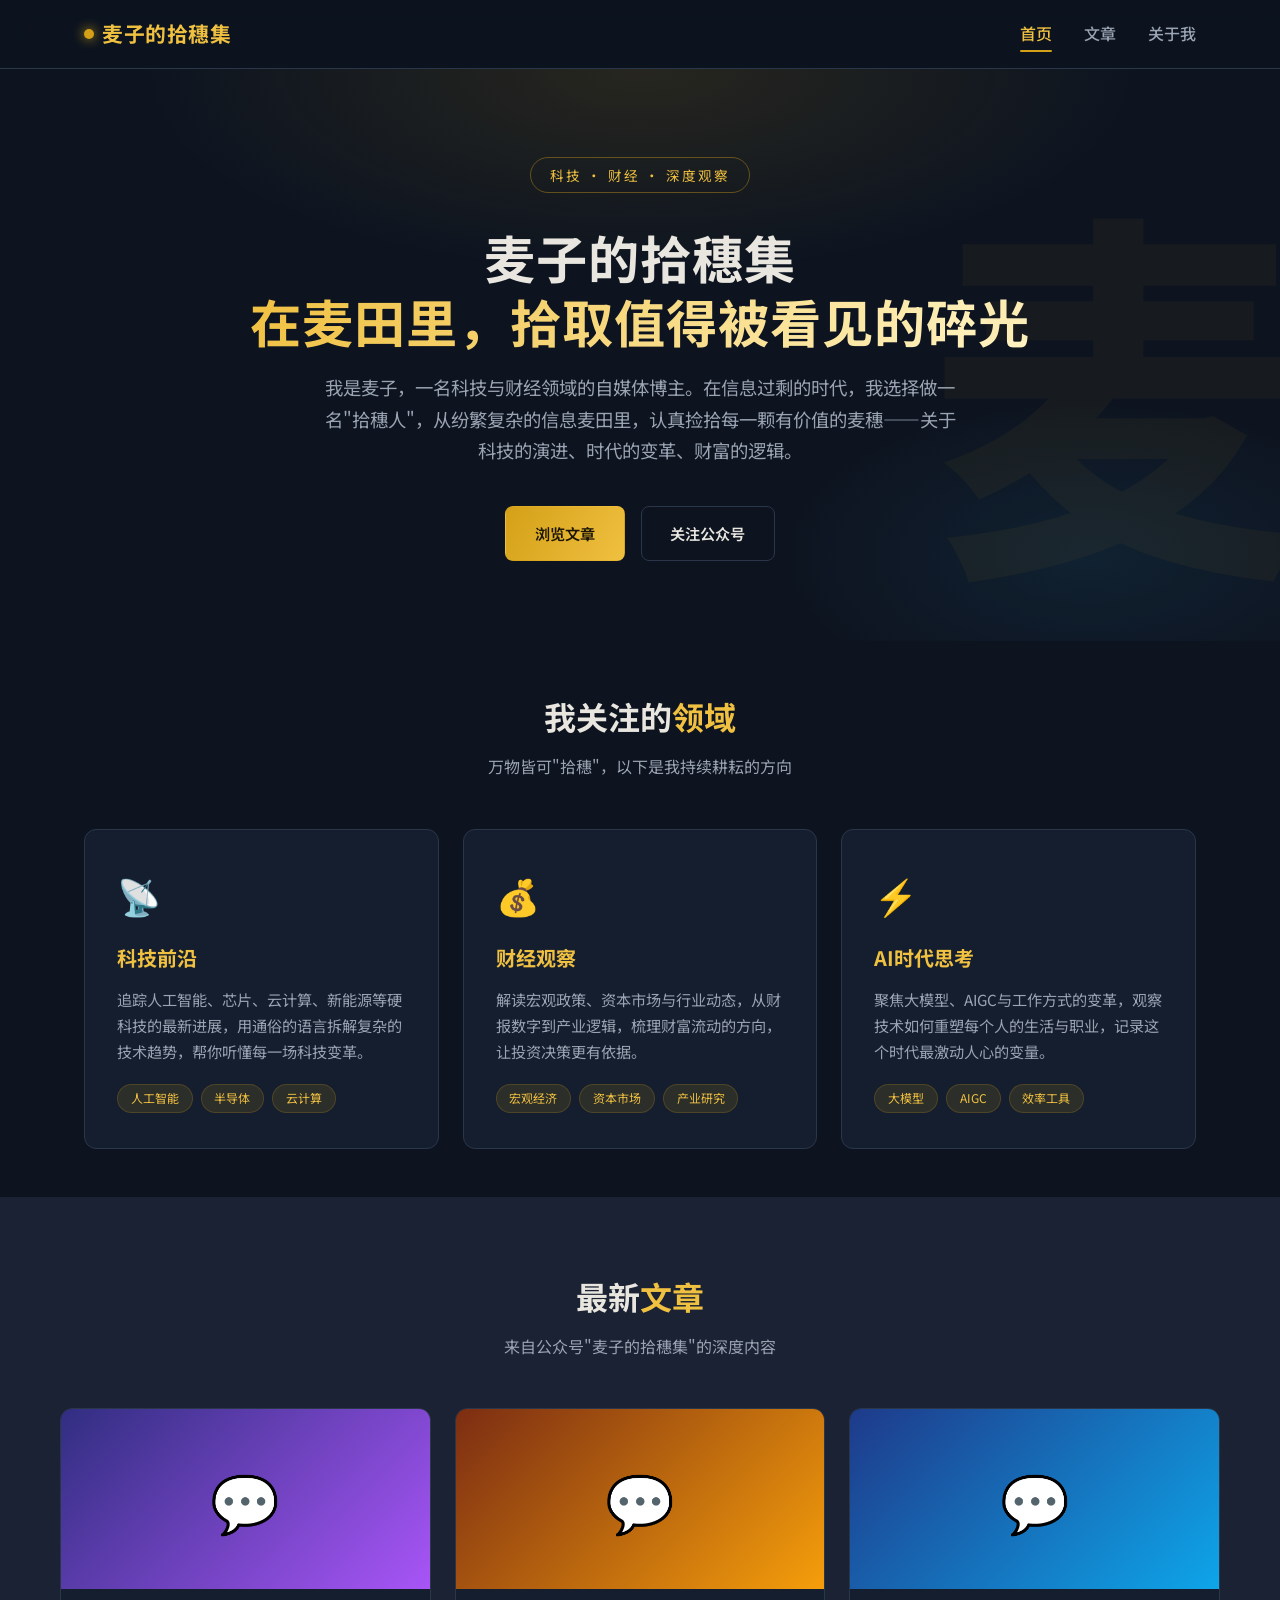
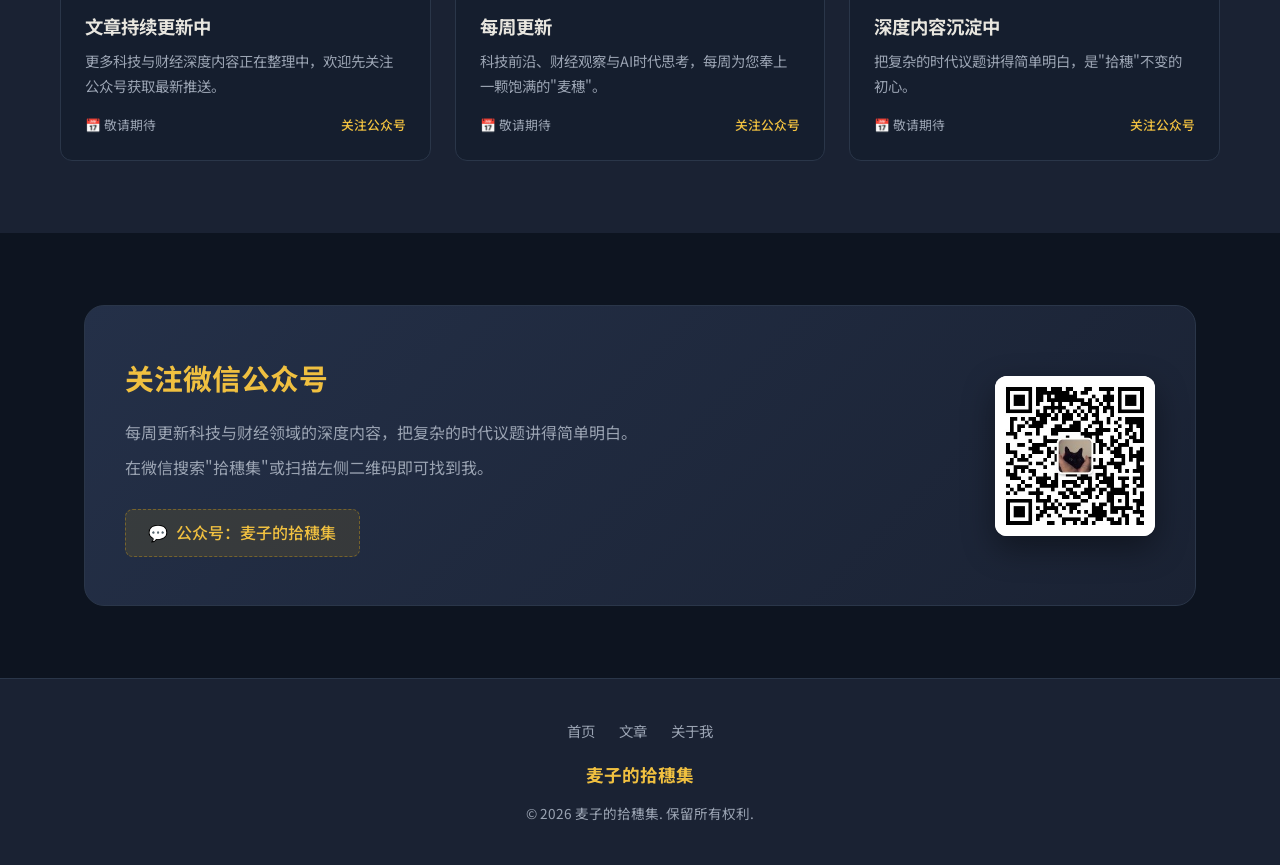
<file: index.html>
﻿<!DOCTYPE html>
<html lang="zh-CN">
<head>
    <meta charset="UTF-8">
    <meta name="viewport" content="width=device-width, initial-scale=1.0">
    <meta name="description" content="麦子的拾穗集 —— 一位科技与财经领域创作者的个人主页。在信息的麦田里，拾取值得被看见的碎光与思考。">
    <meta name="keywords" content="麦子的拾穗集, 科技, 财经, 自媒体, AI, 投资, 博客, 微信公众号">
    <meta name="author" content="麦子">
    <meta name="robots" content="index, follow">

    <!-- Open Graph / Facebook -->
    <meta property="og:type" content="website">
    <meta property="og:url" content="https://michael-4753.github.io/portfolio/index.html">
    <meta property="og:title" content="麦子的拾穗集 | 科技·财经 自媒体">
    <meta property="og:description" content="一位科技与财经领域创作者的个人主页，在信息的麦田里拾取值得被看见的碎光。">

    <title>麦子的拾穗集 | 科技 · 财经 自媒体博主</title>
    <link rel="stylesheet" href="css/style.css">
    <link href="https://fonts.googleapis.com/css2?family=Noto+Sans+SC:wght@300;400;500;700&display=swap" rel="stylesheet">
</head>
<body>
    <nav class="navbar">
        <div class="nav-container">
            <a href="index.html" class="logo">麦子的拾穗集</a>
            <ul class="nav-menu">
                <li><a href="index.html" class="nav-link active">首页</a></li>
                <li><a href="portfolio.html" class="nav-link">文章</a></li>
                <li><a href="about.html" class="nav-link">关于我</a></li>
            </ul>
            <div class="hamburger">
                <span></span>
                <span></span>
                <span></span>
            </div>
        </div>
    </nav>

    <main>
        <section class="hero">
            <span class="hero-eyebrow">科技 · 财经 · 深度观察</span>
            <h1>麦子的拾穗集<br><span class="highlight">在麦田里，拾取值得被看见的碎光</span></h1>
            <p>我是麦子，一名科技与财经领域的自媒体博主。在信息过剩的时代，我选择做一名"拾穗人"，从纷繁复杂的信息麦田里，认真捡拾每一颗有价值的麦穗——关于科技的演进、时代的变革、财富的逻辑。</p>
            <div class="hero-buttons">
                <a href="portfolio.html" class="btn btn-primary">浏览文章</a>
                <a href="#follow" class="btn btn-outline">关注公众号</a>
            </div>
        </section>

        <section class="domains">
            <div class="section-title">
                <h2>我关注的<span>领域</span></h2>
                <p>万物皆可"拾穗"，以下是我持续耕耘的方向</p>
            </div>
            <div class="domains-grid">
                <div class="domain-card">
                    <div class="domain-icon">&#128225;</div>
                    <h3>科技前沿</h3>
                    <p>追踪人工智能、芯片、云计算、新能源等硬科技的最新进展，用通俗的语言拆解复杂的技术趋势，帮你听懂每一场科技变革。</p>
                    <div class="domain-tags">
                        <span class="tag">人工智能</span>
                        <span class="tag">半导体</span>
                        <span class="tag">云计算</span>
                    </div>
                </div>
                <div class="domain-card">
                    <div class="domain-icon">&#128176;</div>
                    <h3>财经观察</h3>
                    <p>解读宏观政策、资本市场与行业动态，从财报数字到产业逻辑，梳理财富流动的方向，让投资决策更有依据。</p>
                    <div class="domain-tags">
                        <span class="tag">宏观经济</span>
                        <span class="tag">资本市场</span>
                        <span class="tag">产业研究</span>
                    </div>
                </div>
                <div class="domain-card">
                    <div class="domain-icon">&#9889;</div>
                    <h3>AI时代思考</h3>
                    <p>聚焦大模型、AIGC与工作方式的变革，观察技术如何重塑每个人的生活与职业，记录这个时代最激动人心的变量。</p>
                    <div class="domain-tags">
                        <span class="tag">大模型</span>
                        <span class="tag">AIGC</span>
                        <span class="tag">效率工具</span>
                    </div>
                </div>
            </div>
        </section>

        <section class="featured">
            <div class="featured-inner">
                <div class="section-title">
                    <h2>最新<span>文章</span></h2>
                    <p>来自公众号"麦子的拾穗集"的深度内容</p>
                </div>
                <div class="articles-grid">
                    <article class="article-card">
                        <div class="article-cover cover-ai">
                            <span>&#128172;</span>
                        </div>
                        <div class="article-body">
                            <h3>文章持续更新中</h3>
                            <p>更多科技与财经深度内容正在整理中，欢迎先关注公众号获取最新推送。</p>
                            <div class="article-meta">
                                <span class="article-date">&#128197; 敬请期待</span>
                                <span class="article-link">关注公众号</span>
                            </div>
                        </div>
                    </article>
                    <article class="article-card">
                        <div class="article-cover cover-finance">
                            <span>&#128172;</span>
                        </div>
                        <div class="article-body">
                            <h3>每周更新</h3>
                            <p>科技前沿、财经观察与AI时代思考，每周为您奉上一颗饱满的"麦穗"。</p>
                            <div class="article-meta">
                                <span class="article-date">&#128197; 敬请期待</span>
                                <span class="article-link">关注公众号</span>
                            </div>
                        </div>
                    </article>
                    <article class="article-card">
                        <div class="article-cover cover-tech">
                            <span>&#128172;</span>
                        </div>
                        <div class="article-body">
                            <h3>深度内容沉淀中</h3>
                            <p>把复杂的时代议题讲得简单明白，是"拾穗"不变的初心。</p>
                            <div class="article-meta">
                                <span class="article-date">&#128197; 敬请期待</span>
                                <span class="article-link">关注公众号</span>
                            </div>
                        </div>
                    </article>
                </div>
            </div>
        </section>

        <section class="follow" id="follow">
            <div class="follow-panel">
                <div class="follow-text">
                    <h2>关注微信公众号</h2>
                    <p>每周更新科技与财经领域的深度内容，把复杂的时代议题讲得简单明白。</p>
                    <p>在微信搜索"拾穗集"或扫描左侧二维码即可找到我。</p>
                    <div class="follow-name">
                        <span>&#128172;</span> 公众号：麦子的拾穗集
                    </div>
                </div>
                <div class="qr-box">
                    <img src="images/qr-wechat.jpg" alt="微信公众号二维码" style="width:100%; height:100%; border-radius:12px; object-fit:cover;">
                </div>
            </div>
        </section>
    </main>

    <footer>
        <div class="footer-nav">
            <a href="index.html">首页</a>
            <a href="portfolio.html">文章</a>
            <a href="about.html">关于我</a>
        </div>
        <div class="footer-logo">麦子的拾穗集</div>
        <div class="footer-content">
            <p>&copy; 2026 麦子的拾穗集. 保留所有权利.</p>
        </div>
    </footer>

    <script src="js/main.js"></script>
</body>
</html>
</file>
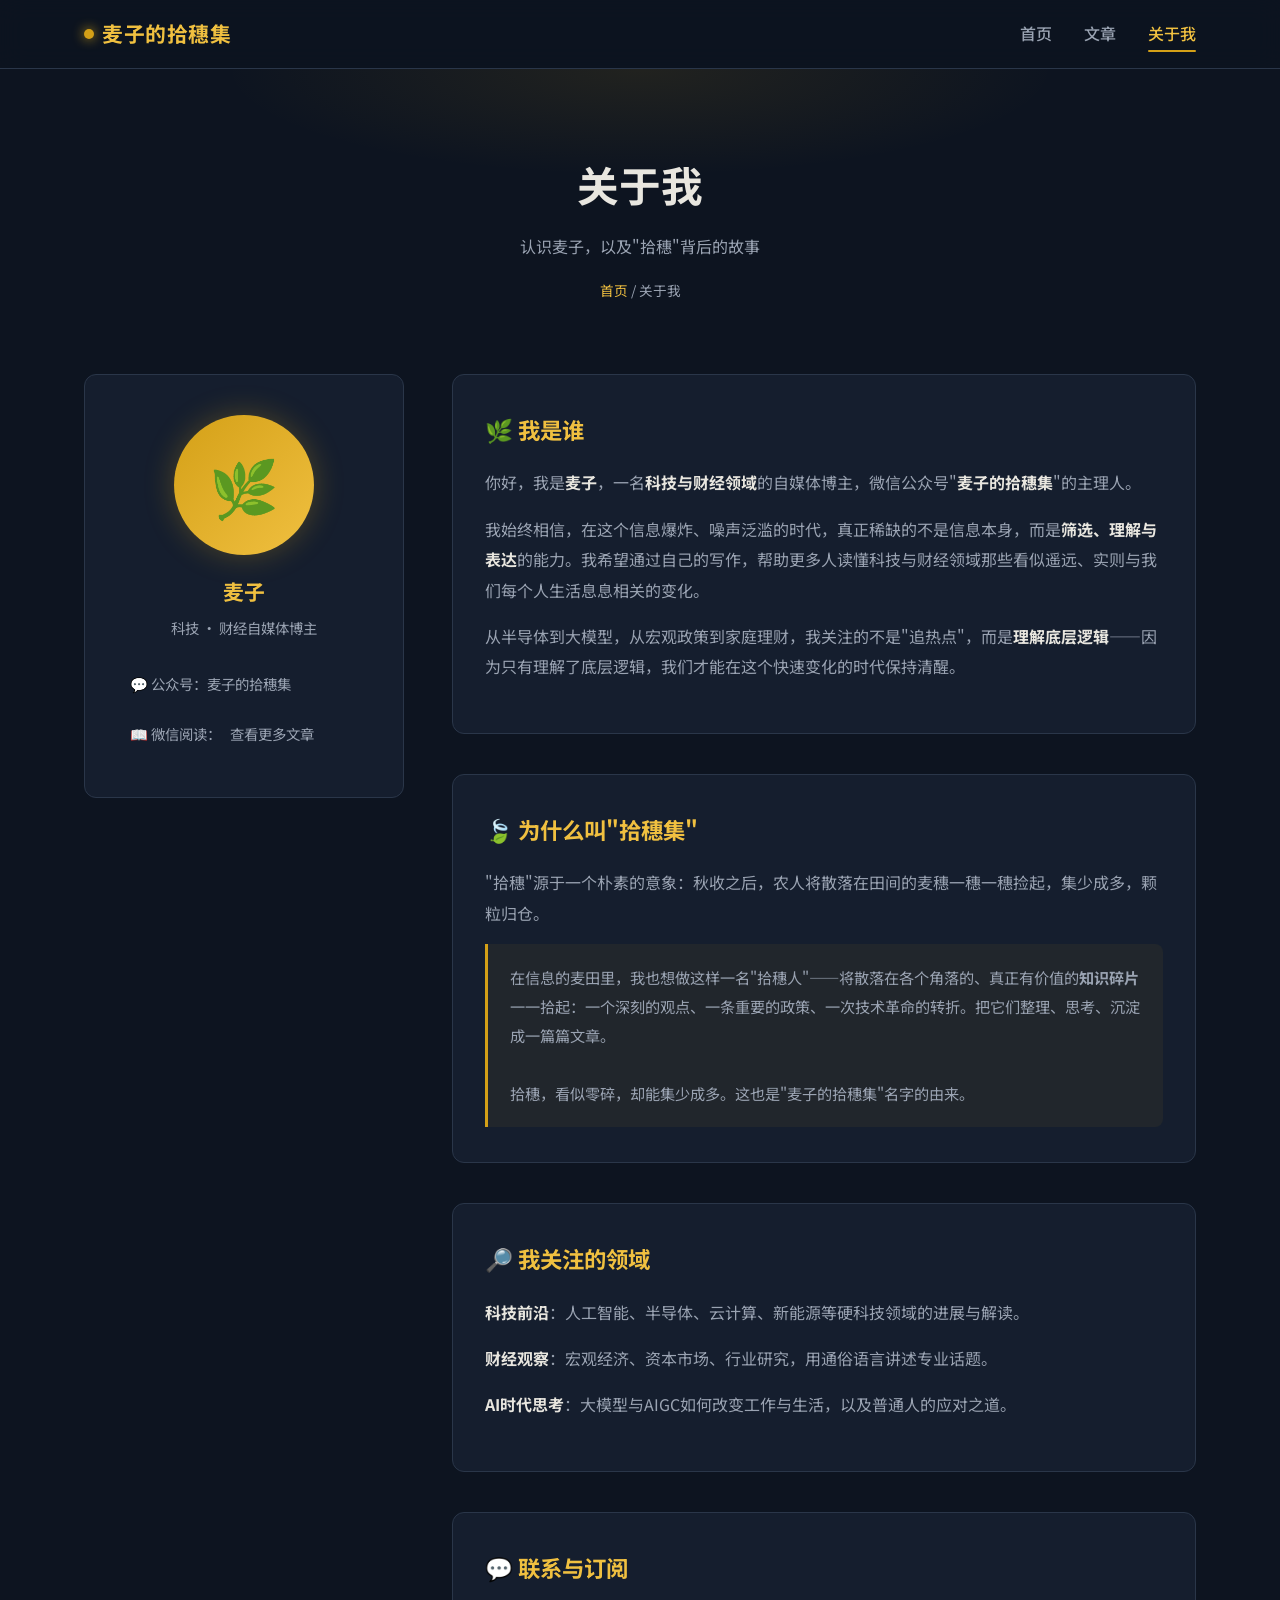
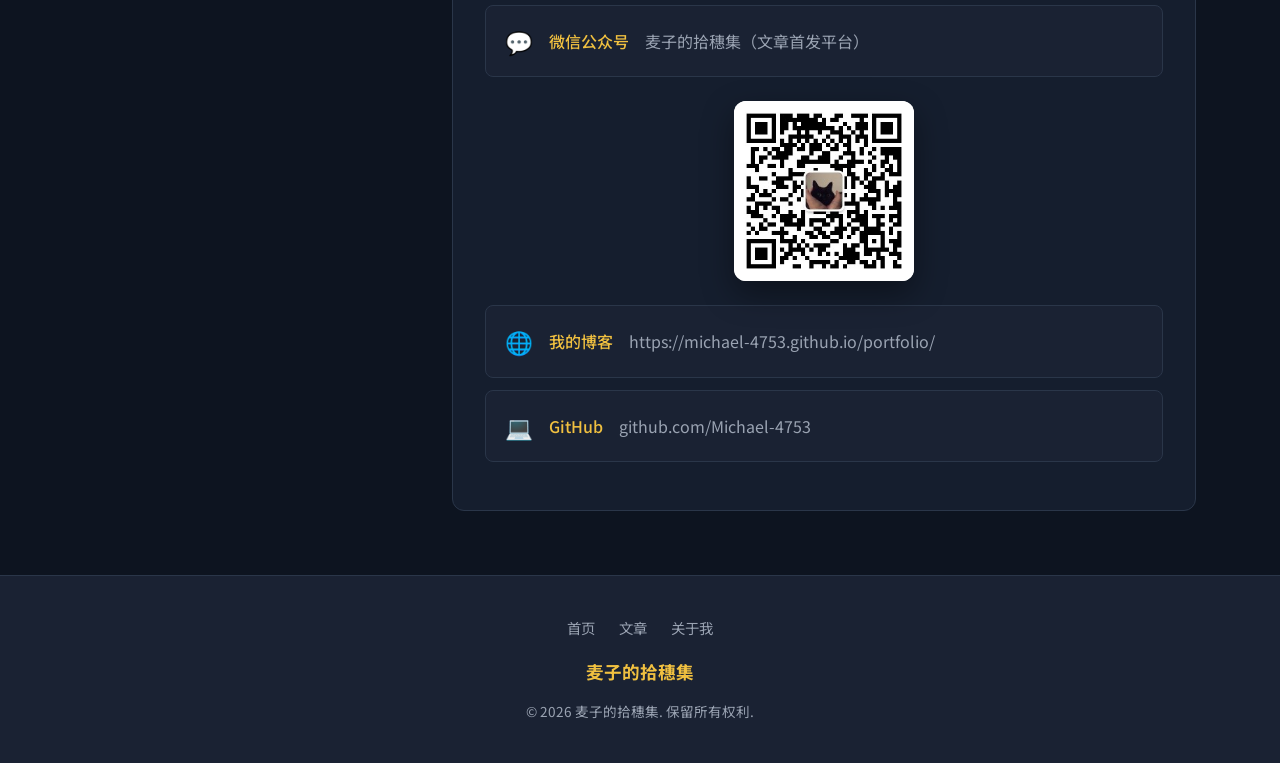
<file: about.html>
<!DOCTYPE html>
<html lang="zh-CN">
<head>
    <meta charset="UTF-8">
    <meta name="viewport" content="width=device-width, initial-scale=1.0">
    <meta name="description" content="麦子，科技与财经领域自媒体博主，微信公众号"麦子的拾穗集"主理人。了解我的创作理念与关注领域。">
    <meta name="keywords" content="麦子, 麦子的拾穗集, 科技博主, 财经博主, 自媒体, 微信公众号">
    <meta name="author" content="麦子">
    <meta name="robots" content="index, follow">

    <!-- Open Graph / Facebook -->
    <meta property="og:type" content="website">
    <meta property="og:url" content="https://michael-4753.github.io/portfolio/about.html">
    <meta property="og:title" content="关于我 | 麦子的拾穗集">
    <meta property="og:description" content="麦子，科技与财经领域自媒体博主，微信公众号"麦子的拾穗集"主理人。">

    <title>关于我 | 麦子的拾穗集</title>
    <link rel="stylesheet" href="css/style.css">
    <link href="https://fonts.googleapis.com/css2?family=Noto+Sans+SC:wght@300;400;500;700&display=swap" rel="stylesheet">
</head>
<body>
    <nav class="navbar">
        <div class="nav-container">
            <a href="index.html" class="logo">麦子的拾穗集</a>
            <ul class="nav-menu">
                <li><a href="index.html" class="nav-link">首页</a></li>
                <li><a href="portfolio.html" class="nav-link">文章</a></li>
                <li><a href="about.html" class="nav-link active">关于我</a></li>
            </ul>
            <div class="hamburger">
                <span></span>
                <span></span>
                <span></span>
            </div>
        </div>
    </nav>

    <main>
        <section class="page-header">
            <h1>关于我</h1>
            <p>认识麦子，以及"拾穗"背后的故事</p>
            <div class="breadcrumb">
                <a href="index.html">首页</a> / 关于我
            </div>
        </section>

        <section class="about-section">
            <div class="about-grid">
                <aside class="about-sidebar">
                    <div class="avatar">&#127807;</div>
                    <h3>麦子</h3>
                    <p class="role">科技 · 财经自媒体博主</p>
                    <ul class="sns-list">
                        <li>&#128172; 公众号：麦子的拾穗集</li>
                        <li>&#128214; 微信阅读：<a href="#" target="_blank">查看更多文章</a></li>
                    </ul>
                </aside>

                <div class="about-main">
                    <div class="about-block">
                        <h2>&#127807; 我是谁</h2>
                        <p>你好，我是<strong>麦子</strong>，一名<strong>科技与财经领域</strong>的自媒体博主，微信公众号"<strong>麦子的拾穗集</strong>"的主理人。</p>
                        <p>我始终相信，在这个信息爆炸、噪声泛滥的时代，真正稀缺的不是信息本身，而是<strong>筛选、理解与表达</strong>的能力。我希望通过自己的写作，帮助更多人读懂科技与财经领域那些看似遥远、实则与我们每个人生活息息相关的变化。</p>
                        <p>从半导体到大模型，从宏观政策到家庭理财，我关注的不是"追热点"，而是<strong>理解底层逻辑</strong>——因为只有理解了底层逻辑，我们才能在这个快速变化的时代保持清醒。</p>
                    </div>

                    <div class="about-block">
                        <h2>&#127811; 为什么叫"拾穗集"</h2>
                        <p>"拾穗"源于一个朴素的意象：秋收之后，农人将散落在田间的麦穗一穗一穗捡起，集少成多，颗粒归仓。</p>
                        <div class="name-story">
                            在信息的麦田里，我也想做这样一名"拾穗人"——将散落在各个角落的、真正有价值的<strong>知识碎片</strong>一一拾起：一个深刻的观点、一条重要的政策、一次技术革命的转折。把它们整理、思考、沉淀成一篇篇文章。<br><br>
                            拾穗，看似零碎，却能集少成多。这也是"麦子的拾穗集"名字的由来。
                        </div>
                    </div>

                    <div class="about-block">
                        <h2>&#128270; 我关注的领域</h2>
                        <p><strong>科技前沿</strong>：人工智能、半导体、云计算、新能源等硬科技领域的进展与解读。</p>
                        <p><strong>财经观察</strong>：宏观经济、资本市场、行业研究，用通俗语言讲述专业话题。</p>
                        <p><strong>AI时代思考</strong>：大模型与AIGC如何改变工作与生活，以及普通人的应对之道。</p>
                    </div>

                    <div class="about-block">
                        <h2>&#128172; 联系与订阅</h2>
                        <div class="contact-item">
                            <span class="contact-icon">&#128172;</span>
                            <span class="contact-label">微信公众号</span>
                            <span class="contact-value">麦子的拾穗集（文章首发平台）</span>
                        </div>
                        <div style="display:flex; justify-content:center; margin: 1.5rem 0;">
                            <div class="qr-box" style="width:180px;">
                                <img src="images/qr-wechat.jpg" alt="微信公众号二维码" style="width:100%; height:100%; border-radius:12px; object-fit:cover;">
                            </div>
                        </div>
                        <div class="contact-item">
                            <span class="contact-icon">&#127760;</span>
                            <span class="contact-label">我的博客</span>
                            <span class="contact-value">https://michael-4753.github.io/portfolio/</span>
                        </div>
                        <div class="contact-item">
                            <span class="contact-icon">&#128187;</span>
                            <span class="contact-label">GitHub</span>
                            <a class="contact-value" href="https://github.com/Michael-4753" target="_blank">github.com/Michael-4753</a>
                        </div>
                    </div>
                </div>
            </div>
        </section>
    </main>

    <footer>
        <div class="footer-nav">
            <a href="index.html">首页</a>
            <a href="portfolio.html">文章</a>
            <a href="about.html">关于我</a>
        </div>
        <div class="footer-logo">麦子的拾穗集</div>
        <div class="footer-content">
            <p>&copy; 2026 麦子的拾穗集. 保留所有权利.</p>
        </div>
    </footer>

    <script src="js/main.js"></script>
</body>
</html>
</file>
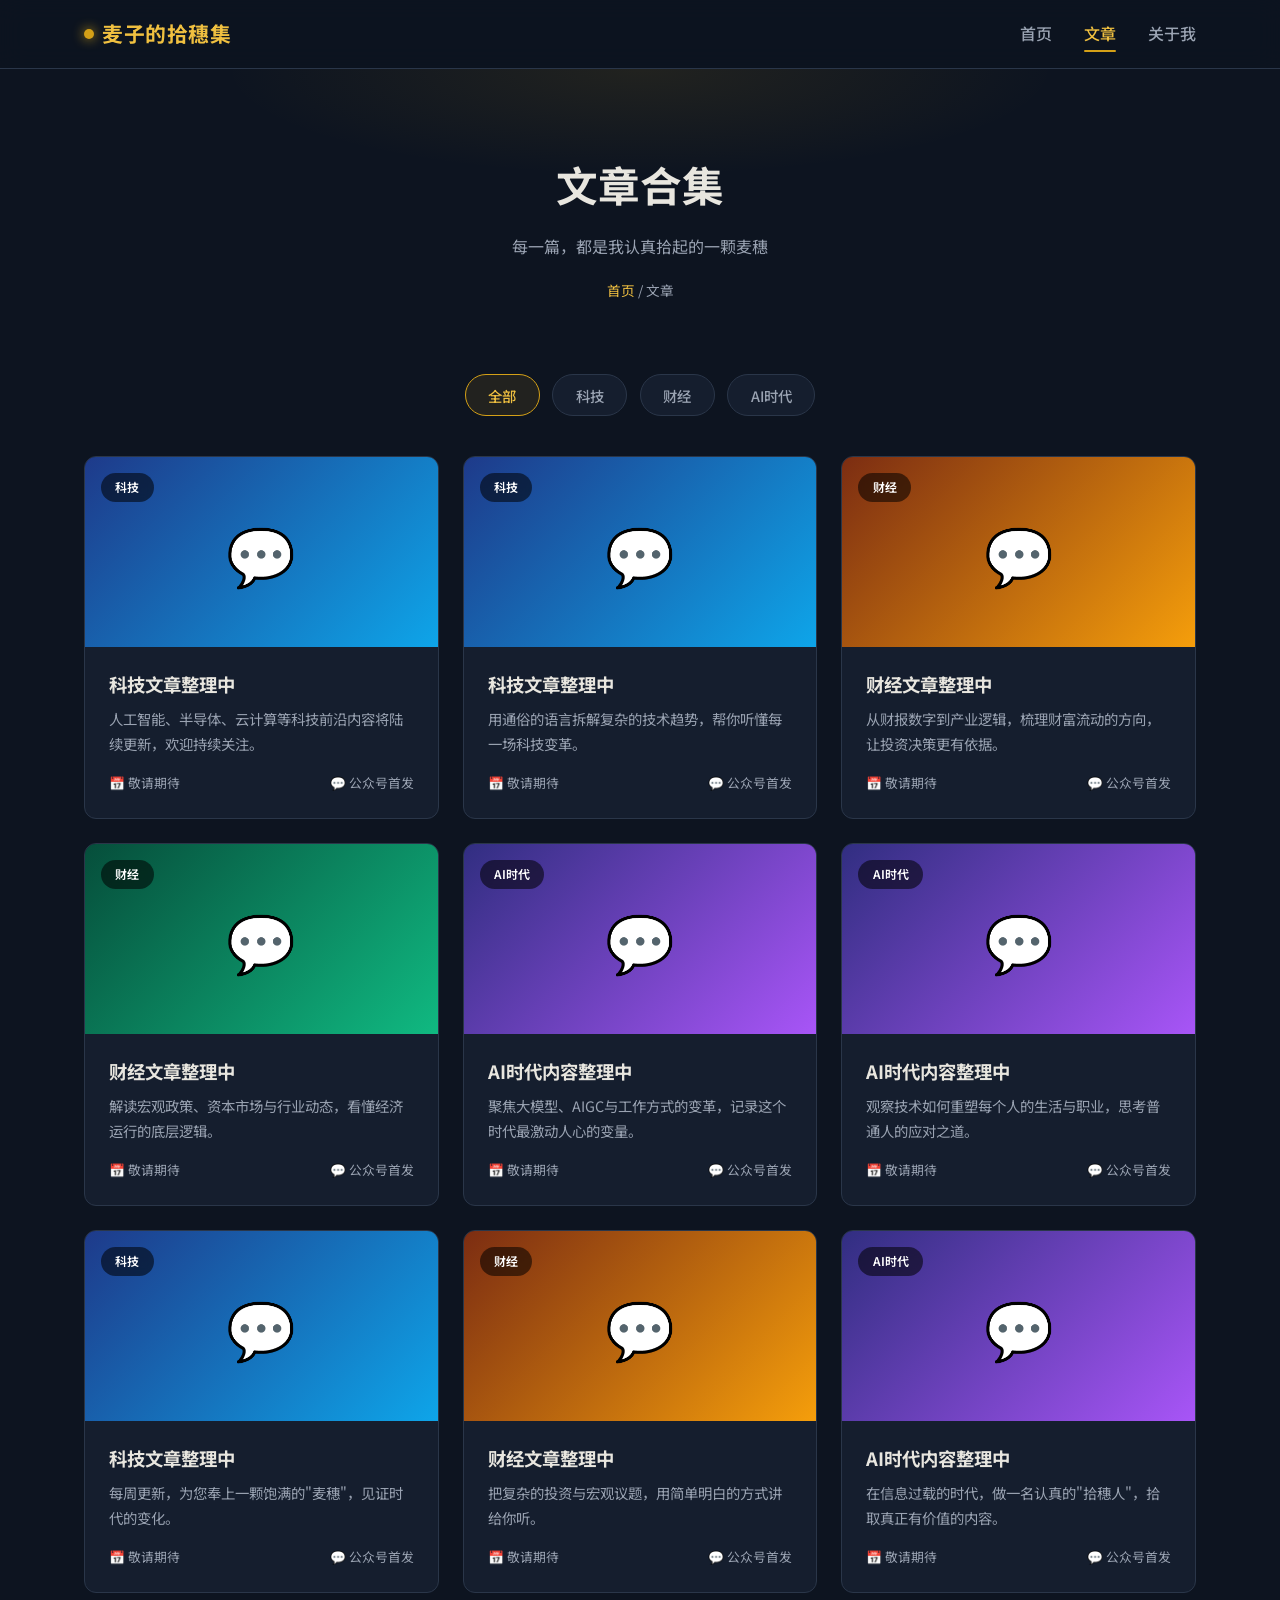
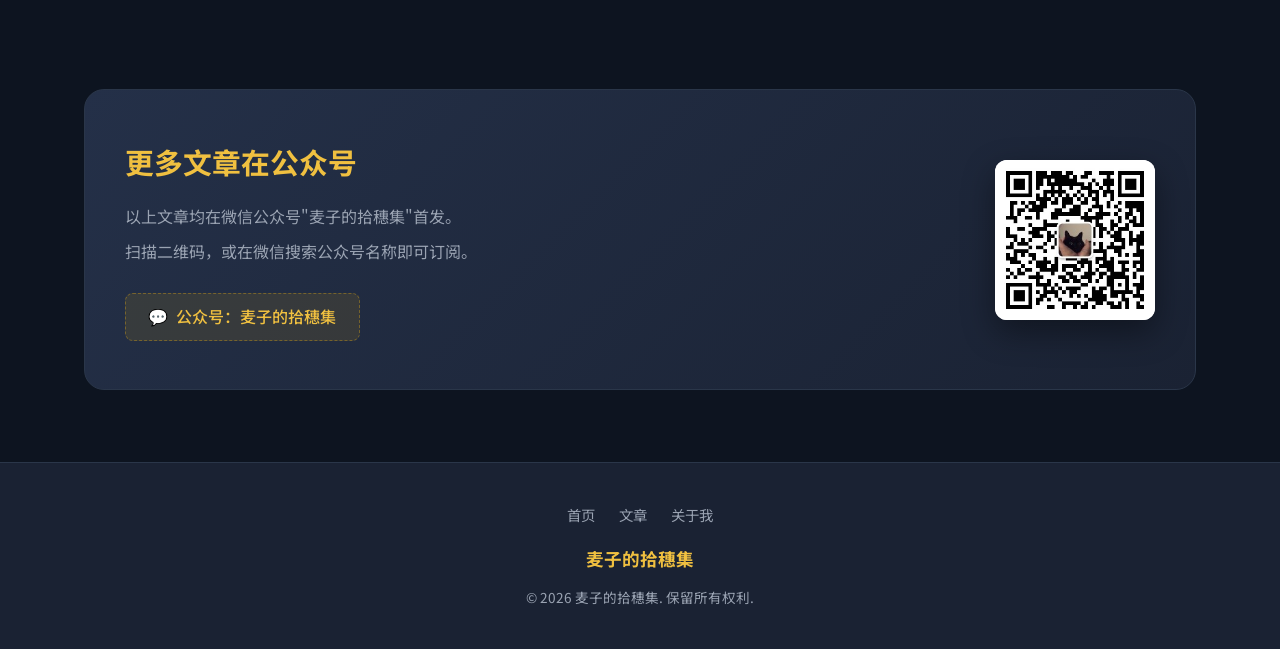
<file: portfolio.html>
<!DOCTYPE html>
<html lang="zh-CN">
<head>
    <meta charset="UTF-8">
    <meta name="viewport" content="width=device-width, initial-scale=1.0">
    <meta name="description" content="麦子的拾穗集文章合集，涵盖科技前沿、财经观察与AI时代思考的深度内容。">
    <meta name="keywords" content="麦子的拾穗集, 科技文章, 财经文章, AI, 投资, 自媒体, 博客">
    <meta name="author" content="麦子">
    <meta name="robots" content="index, follow">

    <!-- Open Graph / Facebook -->
    <meta property="og:type" content="website">
    <meta property="og:url" content="https://michael-4753.github.io/portfolio/portfolio.html">
    <meta property="og:title" content="文章合集 | 麦子的拾穗集">
    <meta property="og:description" content="科技前沿、财经观察与AI时代思考的深度内容合集。">

    <title>文章合集 | 麦子的拾穗集</title>
    <link rel="stylesheet" href="css/style.css">
    <link href="https://fonts.googleapis.com/css2?family=Noto+Sans+SC:wght@300;400;500;700&display=swap" rel="stylesheet">
</head>
<body>
    <nav class="navbar">
        <div class="nav-container">
            <a href="index.html" class="logo">麦子的拾穗集</a>
            <ul class="nav-menu">
                <li><a href="index.html" class="nav-link">首页</a></li>
                <li><a href="portfolio.html" class="nav-link active">文章</a></li>
                <li><a href="about.html" class="nav-link">关于我</a></li>
            </ul>
            <div class="hamburger">
                <span></span>
                <span></span>
                <span></span>
            </div>
        </div>
    </nav>

    <main>
        <section class="page-header">
            <h1>文章合集</h1>
            <p>每一篇，都是我认真拾起的一颗麦穗</p>
            <div class="breadcrumb">
                <a href="index.html">首页</a> / 文章
            </div>
        </section>

        <div class="article-filters">
            <button class="filter-btn active" data-filter="all">全部</button>
            <button class="filter-btn" data-filter="tech">科技</button>
            <button class="filter-btn" data-filter="finance">财经</button>
            <button class="filter-btn" data-filter="ai">AI时代</button>
        </div>

        <section class="portfolio-grid">
            <article class="portfolio-item" data-category="tech">
                <div class="portfolio-cover cover-tech">
                    <span>&#128172;</span>
                    <span class="article-category">科技</span>
                </div>
                <div class="portfolio-body">
                    <h3>科技文章整理中</h3>
                    <p>人工智能、半导体、云计算等科技前沿内容将陆续更新，欢迎持续关注。</p>
                    <div class="portfolio-meta">
                        <span>&#128197; 敬请期待</span>
                        <span>&#128172; 公众号首发</span>
                    </div>
                </div>
            </article>

            <article class="portfolio-item" data-category="tech">
                <div class="portfolio-cover cover-tech">
                    <span>&#128172;</span>
                    <span class="article-category">科技</span>
                </div>
                <div class="portfolio-body">
                    <h3>科技文章整理中</h3>
                    <p>用通俗的语言拆解复杂的技术趋势，帮你听懂每一场科技变革。</p>
                    <div class="portfolio-meta">
                        <span>&#128197; 敬请期待</span>
                        <span>&#128172; 公众号首发</span>
                    </div>
                </div>
            </article>

            <article class="portfolio-item" data-category="finance">
                <div class="portfolio-cover cover-finance">
                    <span>&#128172;</span>
                    <span class="article-category">财经</span>
                </div>
                <div class="portfolio-body">
                    <h3>财经文章整理中</h3>
                    <p>从财报数字到产业逻辑，梳理财富流动的方向，让投资决策更有依据。</p>
                    <div class="portfolio-meta">
                        <span>&#128197; 敬请期待</span>
                        <span>&#128172; 公众号首发</span>
                    </div>
                </div>
            </article>

            <article class="portfolio-item" data-category="finance">
                <div class="portfolio-cover cover-market">
                    <span>&#128172;</span>
                    <span class="article-category">财经</span>
                </div>
                <div class="portfolio-body">
                    <h3>财经文章整理中</h3>
                    <p>解读宏观政策、资本市场与行业动态，看懂经济运行的底层逻辑。</p>
                    <div class="portfolio-meta">
                        <span>&#128197; 敬请期待</span>
                        <span>&#128172; 公众号首发</span>
                    </div>
                </div>
            </article>

            <article class="portfolio-item" data-category="ai">
                <div class="portfolio-cover cover-ai">
                    <span>&#128172;</span>
                    <span class="article-category">AI时代</span>
                </div>
                <div class="portfolio-body">
                    <h3>AI时代内容整理中</h3>
                    <p>聚焦大模型、AIGC与工作方式的变革，记录这个时代最激动人心的变量。</p>
                    <div class="portfolio-meta">
                        <span>&#128197; 敬请期待</span>
                        <span>&#128172; 公众号首发</span>
                    </div>
                </div>
            </article>

            <article class="portfolio-item" data-category="ai">
                <div class="portfolio-cover cover-ai">
                    <span>&#128172;</span>
                    <span class="article-category">AI时代</span>
                </div>
                <div class="portfolio-body">
                    <h3>AI时代内容整理中</h3>
                    <p>观察技术如何重塑每个人的生活与职业，思考普通人的应对之道。</p>
                    <div class="portfolio-meta">
                        <span>&#128197; 敬请期待</span>
                        <span>&#128172; 公众号首发</span>
                    </div>
                </div>
            </article>

            <article class="portfolio-item" data-category="tech">
                <div class="portfolio-cover cover-tech">
                    <span>&#128172;</span>
                    <span class="article-category">科技</span>
                </div>
                <div class="portfolio-body">
                    <h3>科技文章整理中</h3>
                    <p>每周更新，为您奉上一颗饱满的"麦穗"，见证时代的变化。</p>
                    <div class="portfolio-meta">
                        <span>&#128197; 敬请期待</span>
                        <span>&#128172; 公众号首发</span>
                    </div>
                </div>
            </article>

            <article class="portfolio-item" data-category="finance">
                <div class="portfolio-cover cover-finance">
                    <span>&#128172;</span>
                    <span class="article-category">财经</span>
                </div>
                <div class="portfolio-body">
                    <h3>财经文章整理中</h3>
                    <p>把复杂的投资与宏观议题，用简单明白的方式讲给你听。</p>
                    <div class="portfolio-meta">
                        <span>&#128197; 敬请期待</span>
                        <span>&#128172; 公众号首发</span>
                    </div>
                </div>
            </article>

            <article class="portfolio-item" data-category="ai">
                <div class="portfolio-cover cover-ai">
                    <span>&#128172;</span>
                    <span class="article-category">AI时代</span>
                </div>
                <div class="portfolio-body">
                    <h3>AI时代内容整理中</h3>
                    <p>在信息过载的时代，做一名认真的"拾穗人"，拾取真正有价值的内容。</p>
                    <div class="portfolio-meta">
                        <span>&#128197; 敬请期待</span>
                        <span>&#128172; 公众号首发</span>
                    </div>
                </div>
            </article>
        </section>

        <section class="follow" id="follow">
            <div class="follow-panel">
                <div class="follow-text">
                    <h2>更多文章在公众号</h2>
                    <p>以上文章均在微信公众号"麦子的拾穗集"首发。</p>
                    <p>扫描二维码，或在微信搜索公众号名称即可订阅。</p>
                    <div class="follow-name">
                        <span>&#128172;</span> 公众号：麦子的拾穗集
                    </div>
                </div>
                <div class="qr-box">
                    <img src="images/qr-wechat.jpg" alt="微信公众号二维码" style="width:100%; height:100%; border-radius:12px; object-fit:cover;">
                </div>
            </div>
        </section>
    </main>

    <footer>
        <div class="footer-nav">
            <a href="index.html">首页</a>
            <a href="portfolio.html">文章</a>
            <a href="about.html">关于我</a>
        </div>
        <div class="footer-logo">麦子的拾穗集</div>
        <div class="footer-content">
            <p>&copy; 2026 麦子的拾穗集. 保留所有权利.</p>
        </div>
    </footer>

    <script src="js/main.js"></script>
    <script src="js/portfolio-filter.js"></script>
</body>
</html>
</file>
<file: css/style.css>
* {
    margin: 0;
    padding: 0;
    box-sizing: border-box;
}

:root {
    --primary: #d4a017;
    --primary-light: #f0c040;
    --primary-dark: #a8801a;
    --dark: #111827;
    --dark-2: #1a2233;
    --dark-3: #243048;
    --text: #e8e6df;
    --text-muted: #9aa3b2;
    --bg: #0d1420;
    --bg-card: #151e2e;
    --border: #2a3649;
    --accent: #38bdf8;
    --shadow: 0 4px 20px rgba(0, 0, 0, 0.3);
    --shadow-lg: 0 12px 32px rgba(0, 0, 0, 0.4);
    --radius: 12px;
}

html {
    scroll-behavior: smooth;
}

body {
    font-family: 'Noto Sans SC', -apple-system, BlinkMacSystemFont, 'Segoe UI', Roboto, sans-serif;
    line-height: 1.7;
    color: var(--text);
    background: var(--bg);
    min-height: 100vh;
    display: flex;
    flex-direction: column;
}

a {
    color: inherit;
    text-decoration: none;
}

/* 导航栏 */
.navbar {
    position: sticky;
    top: 0;
    z-index: 1000;
    background: rgba(13, 20, 32, 0.92);
    backdrop-filter: blur(12px);
    border-bottom: 1px solid var(--border);
}

.nav-container {
    max-width: 1160px;
    margin: 0 auto;
    padding: 0 1.5rem;
    display: flex;
    justify-content: space-between;
    align-items: center;
    height: 68px;
}

.logo {
    font-size: 1.3rem;
    font-weight: 700;
    color: var(--primary-light);
    letter-spacing: 0.5px;
    display: flex;
    align-items: center;
    gap: 0.5rem;
}

.logo::before {
    content: '';
    width: 10px;
    height: 10px;
    background: var(--primary);
    border-radius: 50%;
    box-shadow: 0 0 12px var(--primary);
}

.nav-menu {
    display: flex;
    list-style: none;
    gap: 2rem;
}

.nav-link {
    color: var(--text-muted);
    font-weight: 500;
    padding: 0.4rem 0;
    position: relative;
    transition: color 0.3s ease;
}

.nav-link:hover,
.nav-link.active {
    color: var(--primary-light);
}

.nav-link.active::after {
    content: '';
    position: absolute;
    bottom: 0;
    left: 0;
    right: 0;
    height: 2px;
    background: var(--primary);
    border-radius: 2px;
}

.hamburger {
    display: none;
    flex-direction: column;
    gap: 5px;
    cursor: pointer;
    padding: 0.5rem;
}

.hamburger span {
    width: 24px;
    height: 2px;
    background: var(--text);
    border-radius: 2px;
    transition: all 0.3s ease;
}

/* Hero 区域 */
.hero {
    position: relative;
    padding: 5.5rem 1.5rem 5rem;
    text-align: center;
    background:
        radial-gradient(ellipse 60% 55% at 50% 0%, rgba(212, 160, 23, 0.13), transparent 65%),
        radial-gradient(ellipse 40% 45% at 85% 85%, rgba(56, 189, 248, 0.08), transparent 60%),
        var(--bg);
    overflow: hidden;
}

.hero::after {
    content: '麦';
    position: absolute;
    right: -2rem;
    bottom: -4rem;
    font-size: 24rem;
    font-weight: 800;
    color: rgba(212, 160, 23, 0.05);
    pointer-events: none;
    user-select: none;
}

.hero-eyebrow {
    display: inline-block;
    padding: 0.35rem 1.2rem;
    border: 1px solid rgba(212, 160, 23, 0.4);
    border-radius: 30px;
    color: var(--primary-light);
    font-size: 0.85rem;
    letter-spacing: 2px;
    margin-bottom: 2rem;
}

.hero h1 {
    font-size: 3.2rem;
    font-weight: 700;
    line-height: 1.25;
    margin-bottom: 1.2rem;
    letter-spacing: 1px;
}

.hero h1 .highlight {
    background: linear-gradient(120deg, var(--primary-light), #fff3c4);
    -webkit-background-clip: text;
    background-clip: text;
    -webkit-text-fill-color: transparent;
}

.hero p {
    font-size: 1.15rem;
    color: var(--text-muted);
    max-width: 640px;
    margin: 0 auto 2.5rem;
}

.hero-buttons {
    display: flex;
    gap: 1rem;
    justify-content: center;
    flex-wrap: wrap;
}

.btn {
    display: inline-block;
    padding: 0.85rem 1.8rem;
    border-radius: 8px;
    font-weight: 600;
    font-size: 0.95rem;
    transition: all 0.3s ease;
    cursor: pointer;
    border: 1px solid transparent;
}

.btn-primary {
    background: linear-gradient(120deg, var(--primary), var(--primary-light));
    color: #1a1505;
}

.btn-primary:hover {
    transform: translateY(-2px);
    box-shadow: 0 8px 24px rgba(212, 160, 23, 0.35);
}

.btn-outline {
    border-color: var(--border);
    color: var(--text);
    background: transparent;
}

.btn-outline:hover {
    border-color: var(--primary);
    color: var(--primary-light);
}

/* 主题领域 */
.domains {
    max-width: 1160px;
    margin: 0 auto;
    padding: 3rem 1.5rem;
}

.section-title {
    text-align: center;
    margin-bottom: 3rem;
}

.section-title h2 {
    font-size: 2rem;
    font-weight: 700;
    color: var(--text);
}

.section-title h2 span {
    color: var(--primary-light);
}

.section-title p {
    color: var(--text-muted);
    margin-top: 0.6rem;
}

.domains-grid {
    display: grid;
    grid-template-columns: repeat(auto-fit, minmax(320px, 1fr));
    gap: 1.5rem;
}

.domain-card {
    background: var(--bg-card);
    border: 1px solid var(--border);
    border-radius: var(--radius);
    padding: 2.2rem 2rem;
    transition: all 0.3s ease;
    position: relative;
    overflow: hidden;
}

.domain-card::before {
    content: '';
    position: absolute;
    top: 0;
    left: 0;
    right: 0;
    height: 3px;
    background: linear-gradient(90deg, var(--primary), transparent);
    opacity: 0;
    transition: opacity 0.3s ease;
}

.domain-card:hover {
    transform: translateY(-4px);
    border-color: rgba(212, 160, 23, 0.5);
    box-shadow: var(--shadow-lg);
}

.domain-card:hover::before {
    opacity: 1;
}

.domain-icon {
    font-size: 2.2rem;
    margin-bottom: 1rem;
}

.domain-card h3 {
    font-size: 1.25rem;
    margin-bottom: 0.8rem;
    color: var(--primary-light);
}

.domain-card p {
    color: var(--text-muted);
    font-size: 0.95rem;
}

.domain-tags {
    margin-top: 1.2rem;
    display: flex;
    flex-wrap: wrap;
    gap: 0.5rem;
}

.domain-tags .tag {
    padding: 0.2rem 0.8rem;
    background: rgba(212, 160, 23, 0.12);
    color: var(--primary-light);
    border-radius: 20px;
    font-size: 0.75rem;
    border: 1px solid rgba(212, 160, 23, 0.2);
}

/* 精选文章 */
.featured {
    background: var(--dark-2);
    padding: 4.5rem 1.5rem;
}

.featured-inner {
    max-width: 1160px;
    margin: 0 auto;
}

.articles-grid {
    display: grid;
    grid-template-columns: repeat(auto-fit, minmax(320px, 1fr));
    gap: 1.5rem;
}

.article-card {
    background: var(--bg-card);
    border: 1px solid var(--border);
    border-radius: var(--radius);
    overflow: hidden;
    transition: all 0.3s ease;
    display: flex;
    flex-direction: column;
}

.article-card:hover {
    transform: translateY(-4px);
    border-color: rgba(212, 160, 23, 0.5);
    box-shadow: var(--shadow-lg);
}

.article-cover {
    position: relative;
    height: 180px;
    display: flex;
    align-items: center;
    justify-content: center;
    font-size: 3.5rem;
    overflow: hidden;
}

.cover-tech {
    background: linear-gradient(135deg, #1e3a8a, #0ea5e9);
}

.cover-finance {
    background: linear-gradient(135deg, #7c2d12, #f59e0b);
}

.cover-ai {
    background: linear-gradient(135deg, #312e81, #a855f7);
}

.cover-market {
    background: linear-gradient(135deg, #064e3b, #10b981);
}

.article-category {
    position: absolute;
    top: 1rem;
    left: 1rem;
    padding: 0.25rem 0.9rem;
    border-radius: 20px;
    font-size: 0.75rem;
    font-weight: 600;
    background: rgba(0, 0, 0, 0.55);
    color: #fff;
    backdrop-filter: blur(4px);
}

.article-body {
    padding: 1.5rem;
    flex: 1;
    display: flex;
    flex-direction: column;
}

.article-body h3 {
    font-size: 1.15rem;
    margin-bottom: 0.6rem;
    color: var(--text);
    line-height: 1.45;
}

.article-body p {
    color: var(--text-muted);
    font-size: 0.9rem;
    flex: 1;
    margin-bottom: 1rem;
}

.article-meta {
    display: flex;
    justify-content: space-between;
    align-items: center;
    font-size: 0.8rem;
    color: var(--text-muted);
}

.article-date {
    display: flex;
    align-items: center;
    gap: 0.4rem;
}

.article-link {
    color: var(--primary-light);
    font-weight: 500;
    transition: color 0.3s ease;
}

.article-link:hover {
    color: #fff3c4;
}

/* 关注公众号 */
.follow {
    max-width: 1160px;
    margin: 0 auto;
    padding: 4.5rem 1.5rem;
}

.follow-panel {
    background: linear-gradient(135deg, var(--dark-3), var(--dark-2));
    border: 1px solid var(--border);
    border-radius: 20px;
    padding: 3rem 2.5rem;
    display: flex;
    align-items: center;
    gap: 3rem;
    flex-wrap: wrap;
}

.follow-text {
    flex: 1;
    min-width: 280px;
}

.follow-text h2 {
    font-size: 1.8rem;
    margin-bottom: 1rem;
    color: var(--primary-light);
}

.follow-text p {
    color: var(--text-muted);
    margin-bottom: 0.5rem;
}

.follow-name {
    display: inline-flex;
    align-items: center;
    gap: 0.5rem;
    margin-top: 1.2rem;
    padding: 0.6rem 1.4rem;
    background: rgba(212, 160, 23, 0.12);
    border: 1px dashed rgba(212, 160, 23, 0.4);
    border-radius: 8px;
    color: var(--primary-light);
    font-weight: 500;
}

.qr-box {
    width: 160px;
    aspect-ratio: 1;
    background: #fff;
    border-radius: 12px;
    display: flex;
    align-items: center;
    justify-content: center;
    color: #333;
    font-size: 0.85rem;
    font-weight: 600;
    flex-direction: column;
    gap: 0.5rem;
    box-shadow: var(--shadow-lg);
}

.qr-placeholder {
    font-size: 2.5rem;
}

/* 页面头部 */
.page-header {
    padding: 5rem 1.5rem 2.5rem;
    text-align: center;
    background:
        radial-gradient(ellipse 50% 60% at 50% 0%, rgba(212, 160, 23, 0.1), transparent 65%),
        var(--bg);
}

.page-header h1 {
    font-size: 2.6rem;
    font-weight: 700;
    margin-bottom: 0.8rem;
}

.page-header p {
    color: var(--text-muted);
}

.breadcrumb {
    margin-top: 1.2rem;
    font-size: 0.85rem;
    color: var(--text-muted);
}

.breadcrumb a {
    color: var(--primary-light);
}

.breadcrumb a:hover {
    text-decoration: underline;
}

/* 文章筛选 */
.article-filters {
    max-width: 1160px;
    margin: 0 auto;
    padding: 2rem 1.5rem 1rem;
    display: flex;
    justify-content: center;
    gap: 0.8rem;
    flex-wrap: wrap;
}

.filter-btn {
    padding: 0.6rem 1.4rem;
    border: 1px solid var(--border);
    background: var(--bg-card);
    color: var(--text-muted);
    border-radius: 30px;
    cursor: pointer;
    font-weight: 500;
    font-size: 0.9rem;
    transition: all 0.3s ease;
    font-family: inherit;
}

.filter-btn:hover,
.filter-btn.active {
    border-color: var(--primary);
    color: var(--primary-light);
    background: rgba(212, 160, 23, 0.1);
}

/* 文章网格 */
.portfolio-grid {
    max-width: 1160px;
    margin: 0 auto;
    padding: 1.5rem;
    display: grid;
    grid-template-columns: repeat(auto-fill, minmax(340px, 1fr));
    gap: 1.5rem;
}

.portfolio-item {
    background: var(--bg-card);
    border: 1px solid var(--border);
    border-radius: var(--radius);
    overflow: hidden;
    transition: all 0.3s ease;
    display: flex;
    flex-direction: column;
}

.portfolio-item:hover {
    transform: translateY(-4px);
    border-color: rgba(212, 160, 23, 0.5);
    box-shadow: var(--shadow-lg);
}

.portfolio-cover {
    position: relative;
    height: 190px;
    display: flex;
    align-items: center;
    justify-content: center;
    font-size: 3.5rem;
}

.portfolio-body {
    padding: 1.5rem;
    flex: 1;
    display: flex;
    flex-direction: column;
}

.portfolio-body h3 {
    font-size: 1.15rem;
    margin-bottom: 0.6rem;
    line-height: 1.45;
}

.portfolio-body p {
    color: var(--text-muted);
    font-size: 0.9rem;
    flex: 1;
    margin-bottom: 1rem;
}

.portfolio-meta {
    display: flex;
    justify-content: space-between;
    align-items: center;
    font-size: 0.8rem;
    color: var(--text-muted);
}

/* 关于页面 */
.about-section {
    max-width: 1160px;
    margin: 0 auto;
    padding: 2rem 1.5rem 4rem;
}

.about-grid {
    display: grid;
    grid-template-columns: 320px 1fr;
    gap: 3rem;
}

.about-sidebar {
    display: flex;
    flex-direction: column;
    align-items: center;
    text-align: center;
    padding: 2.5rem 2rem;
    background: var(--bg-card);
    border: 1px solid var(--border);
    border-radius: var(--radius);
    align-self: start;
}

.avatar {
    width: 140px;
    height: 140px;
    border-radius: 50%;
    background: linear-gradient(135deg, var(--primary), var(--primary-light));
    display: flex;
    align-items: center;
    justify-content: center;
    font-size: 3.5rem;
    margin-bottom: 1.2rem;
    box-shadow: 0 0 30px rgba(212, 160, 23, 0.3);
}

.about-sidebar h3 {
    font-size: 1.3rem;
    color: var(--primary-light);
    margin-bottom: 0.4rem;
}

.about-sidebar .role {
    color: var(--text-muted);
    font-size: 0.9rem;
    margin-bottom: 1rem;
}

.sns-list {
    list-style: none;
    width: 100%;
}

.sns-list li {
    display: flex;
    align-items: center;
    gap: 0.6rem;
    padding: 0.6rem 0.8rem;
    border-radius: 8px;
    color: var(--text-muted);
    font-size: 0.9rem;
    margin-top: 0.4rem;
    transition: all 0.3s ease;
}

.sns-list li:hover {
    background: rgba(212, 160, 23, 0.08);
    color: var(--primary-light);
}

.about-main {
    display: flex;
    flex-direction: column;
    gap: 2.5rem;
}

.about-block {
    background: var(--bg-card);
    border: 1px solid var(--border);
    border-radius: var(--radius);
    padding: 2.2rem 2rem;
}

.about-block h2 {
    font-size: 1.4rem;
    margin-bottom: 1.2rem;
    color: var(--primary-light);
    display: flex;
    align-items: center;
    gap: 0.6rem;
}

.about-block p {
    color: var(--text-muted);
    margin-bottom: 1rem;
    line-height: 1.9;
}

.about-block p strong {
    color: var(--text);
}

.name-story {
    background: rgba(212, 160, 23, 0.06);
    border-left: 3px solid var(--primary);
    padding: 1.2rem 1.4rem;
    border-radius: 0 8px 8px 0;
    margin-top: 0.5rem;
    color: var(--text-muted);
    font-size: 0.95rem;
    line-height: 1.9;
}

.contact-item {
    display: flex;
    align-items: center;
    gap: 1rem;
    padding: 1rem 1.2rem;
    background: var(--dark-2);
    border: 1px solid var(--border);
    border-radius: 8px;
    margin-bottom: 0.8rem;
}

.contact-icon {
    font-size: 1.4rem;
}

.contact-item .contact-label {
    color: var(--primary-light);
    font-weight: 500;
}

.contact-item .contact-value {
    color: var(--text-muted);
}

/* 页脚 */
footer {
    margin-top: auto;
    background: var(--dark-2);
    border-top: 1px solid var(--border);
    padding: 2.5rem 1.5rem;
    text-align: center;
}

.footer-logo {
    font-size: 1.1rem;
    font-weight: 700;
    color: var(--primary-light);
    margin-bottom: 0.8rem;
}

.footer-content p {
    color: var(--text-muted);
    font-size: 0.85rem;
}

/* 页脚导航 */
.footer-nav {
    display: flex;
    justify-content: center;
    gap: 1.5rem;
    margin-bottom: 1rem;
    flex-wrap: wrap;
}

.footer-nav a {
    color: var(--text-muted);
    font-size: 0.9rem;
    transition: color 0.3s ease;
}

.footer-nav a:hover {
    color: var(--primary-light);
}

/* 响应式 */
@media (max-width: 768px) {
    .nav-menu {
        position: fixed;
        top: 68px;
        left: 0;
        right: 0;
        background: var(--dark-2);
        flex-direction: column;
        padding: 1.5rem 2rem;
        gap: 1rem;
        border-bottom: 1px solid var(--border);
        transform: translateX(-100%);
        transition: transform 0.3s ease;
        z-index: 999;
    }

    .nav-menu.active {
        transform: translateX(0);
    }

    .hamburger {
        display: flex;
    }

    .hero h1 {
        font-size: 2.2rem;
    }

    .about-grid {
        grid-template-columns: 1fr;
    }

    .follow-panel {
        flex-direction: column;
        text-align: center;
        padding: 2.5rem 1.5rem;
    }

    .portfolio-grid {
        grid-template-columns: 1fr;
    }
}

@media (max-width: 480px) {
    .hero h1 {
        font-size: 1.9rem;
    }

    .section-title h2,
    .page-header h1 {
        font-size: 1.9rem;
    }
}
</file>
